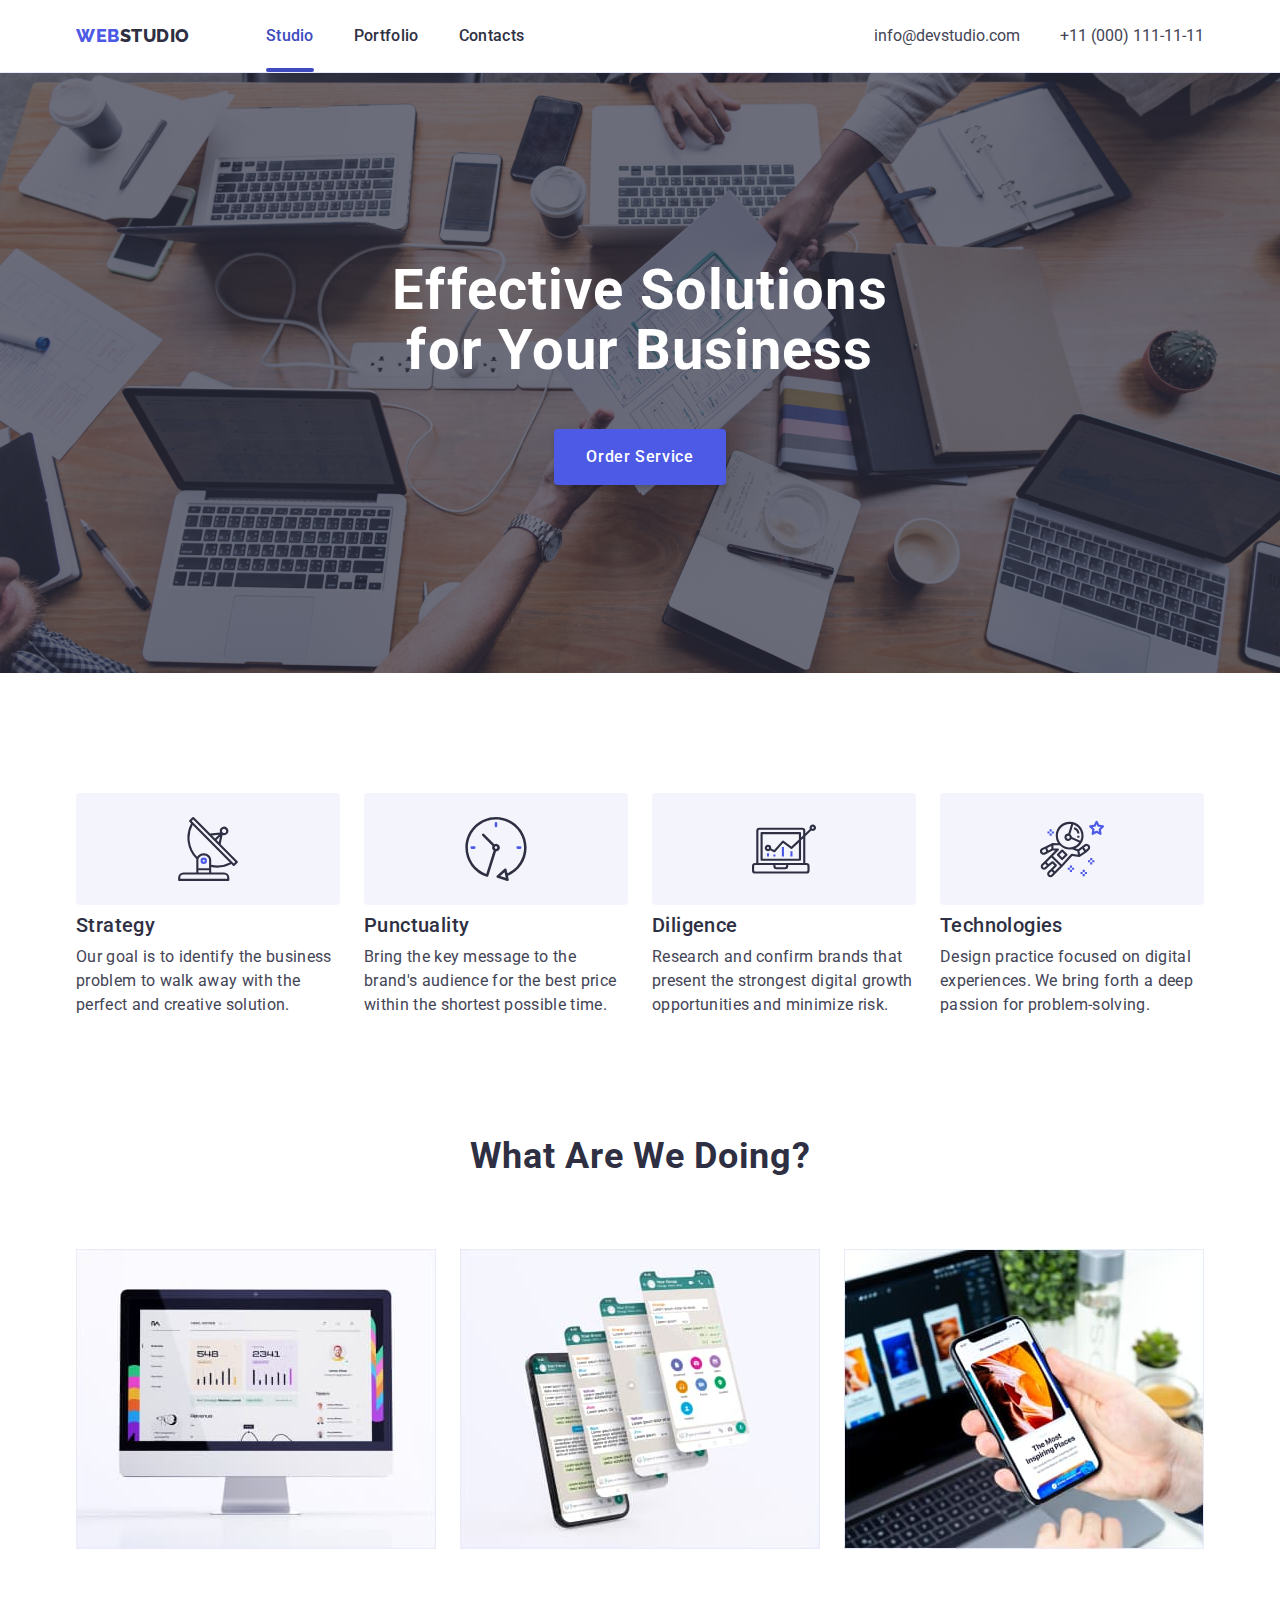
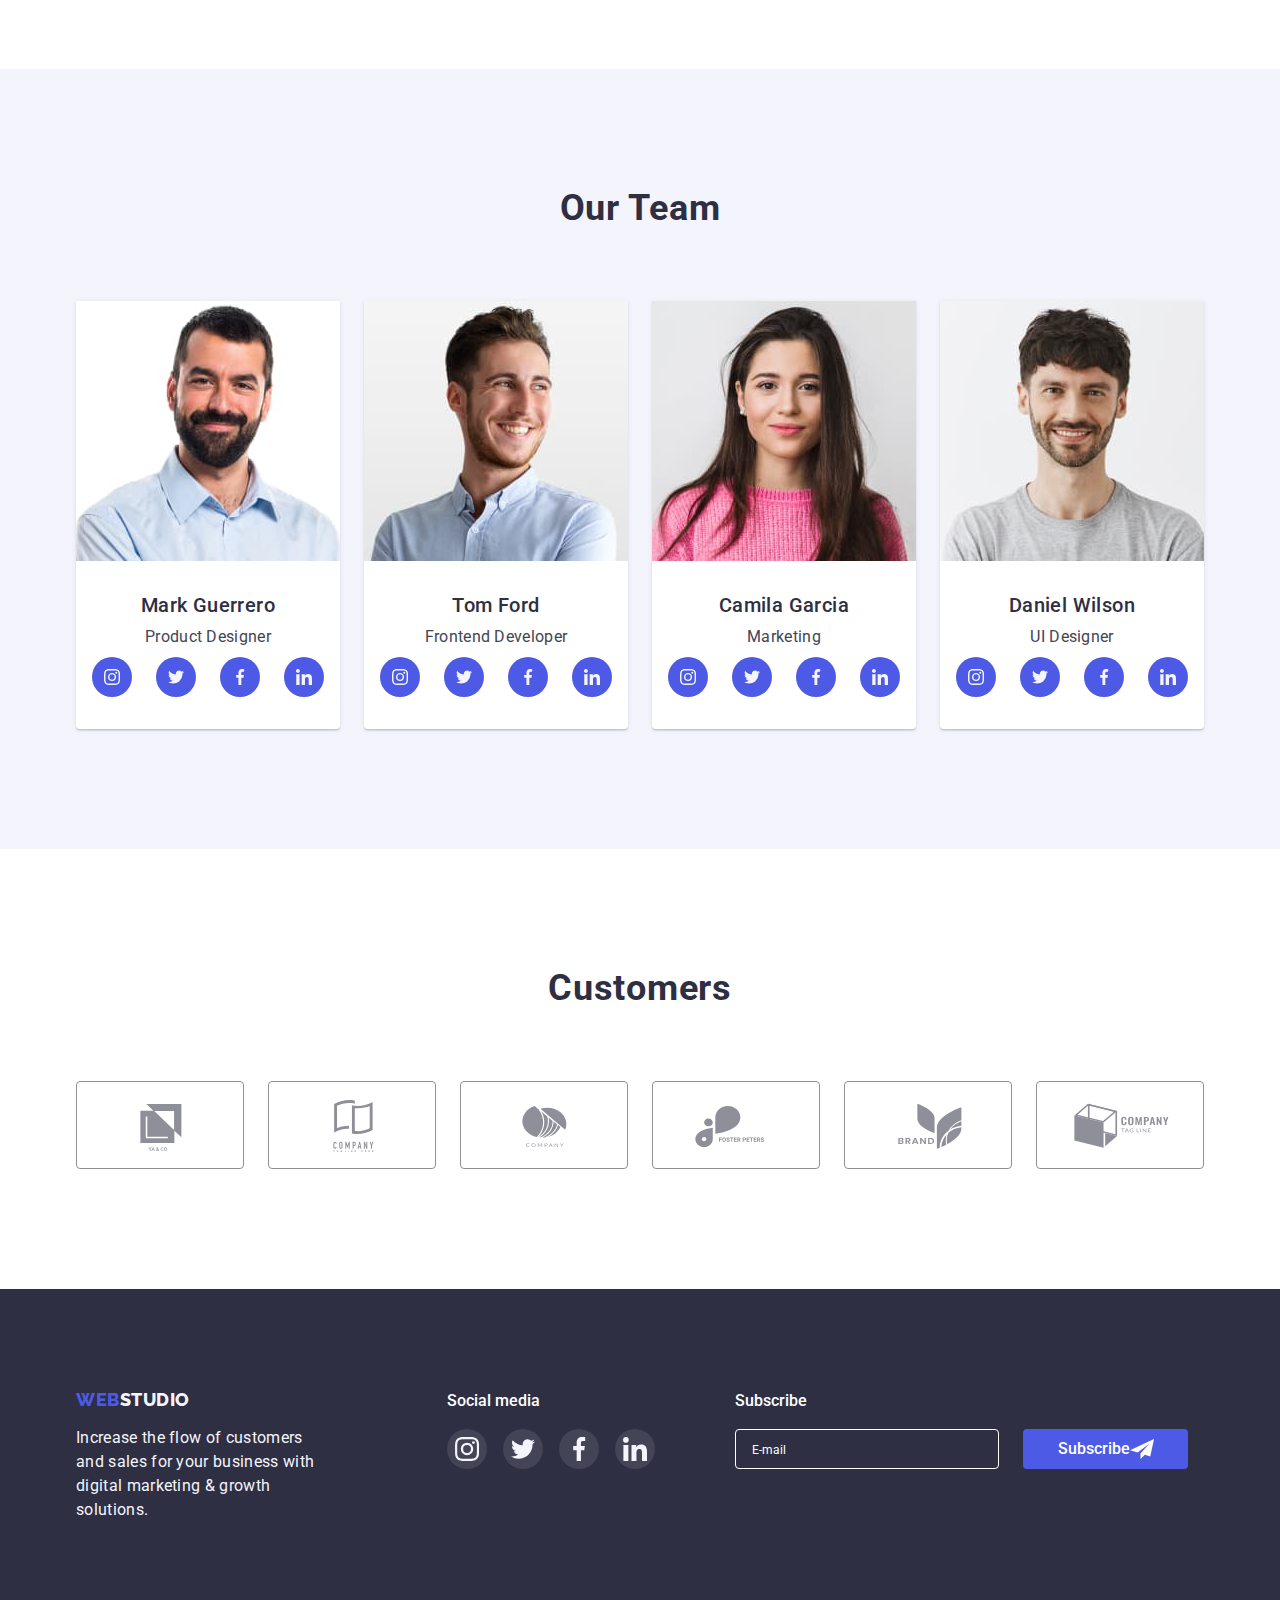
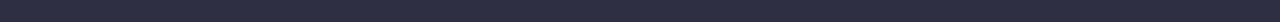
<file: index.html>
<!DOCTYPE html>
<html lang="en">
  <head>
    <meta charset="UTF-8" />
    <meta http-equiv="X-UA-Compatible" content="IE=edge" />
    <meta name="viewport" content="width=device-width, initial-scale=1.0" />
    <title>Studio</title>
    <link rel="preconnect" href="https://fonts.googleapis.com" />
    <link rel="preconnect" href="https://fonts.gstatic.com" crossorigin />
    <link
      href="https://fonts.googleapis.com/css2?family=Raleway:wght@800&family=Roboto:wght@400;500;700;900&display=swap"
      rel="stylesheet"
    />
    <link
      rel="stylesheet"
      href="https://cdnjs.cloudflare.com/ajax/libs/modern-normalize/1.1.0/modern-normalize.min.css"
    />
    <link rel="stylesheet" href="./css/styles.css" />
  </head>
  <body>
    <!-- Header -->
    <header class="page-header">
      <div class="container header">
        <nav class="navbar">
          <a href="./index.html" class="logo"
            ><span class="logo-web">WEB</span>STUDIO</a
          >
          <ul class="list">
            <li class="list-item">
              <a href="" class="link current">Studio</a>
            </li>
            <li class="list-item">
              <a href="./portfolio.html" class="link">Portfolio</a>
            </li>
            <li class="list-item">
              <a href="" class="link">Contacts</a>
            </li>
          </ul>
        </nav>
        <ul class="contacts">
          <li>
            <a href="mailto:info@devstudio.com" class="link"
              >info@devstudio.com</a
            >
          </li>
          <li>
            <a href="tel:+110001111111" class="link">+11 (000) 111-11-11</a>
          </li>
        </ul>
      </div>
    </header>
    <!-- Main content -->
    <main>
      <!-- Hero -->
      <section class="hero-section">
        <div class="container hero">
          <h1 class="hero-title">Effective Solutions for Your Business</h1>
          <button type="button" class="hero-button" data-modal-open>
            Order Service
          </button>
        </div>
      </section>
      <!-- Our values -->
      <section class="section our-values-section">
        <div class="container">
          <h2 class="visually-hidden">Our values</h2>
          <ul class="our-values-list">
            <li class="values-list-item">
              <div class="values-icon-container">
                <svg class="values-icon" width="64" height="64">
                  <use href="./images/icons.svg#icon-antenna"></use>
                </svg>
              </div>
              <h3>Strategy</h3>
              <p>
                Our goal is to identify the business problem to walk away with
                the perfect and creative solution.
              </p>
            </li>
            <li class="values-list-item">
              <div class="values-icon-container">
                <svg class="values-icon" width="64" height="64">
                  <use href="./images/icons.svg#icon-clock"></use>
                </svg>
              </div>
              <h3>Punctuality</h3>
              <p>
                Bring the key message to the brand's audience for the best price
                within the shortest possible time.
              </p>
            </li>
            <li class="values-list-item">
              <div class="values-icon-container">
                <svg class="values-icon" width="64" height="64">
                  <use href="./images/icons.svg#icon-diagram"></use>
                </svg>
              </div>
              <h3>Diligence</h3>
              <p>
                Research and confirm brands that present the strongest digital
                growth opportunities and minimize risk.
              </p>
            </li>
            <li class="values-list-item">
              <div class="values-icon-container">
                <svg class="values-icon" width="64" height="64">
                  <use href="./images/icons.svg#icon-astronaut"></use>
                </svg>
              </div>
              <h3>Technologies</h3>
              <p>
                Design practice focused on digital experiences. We bring forth a
                deep passion for problem-solving.
              </p>
            </li>
          </ul>
        </div>
      </section>
      <!-- What are we doing? -->
      <section class="section our-job-section">
        <div class="container">
          <h2 class="our-job-header">What are we doing?</h2>
          <ul class="our-job-list">
            <li>
              <img src="./images/img-1.jpeg" alt="Macbook" width="360" />
            </li>
            <li>
              <img src="./images/img-2.jpeg" alt="Phone screen" width="360" />
            </li>
            <li>
              <img
                src="./images/img-3.jpeg"
                alt="A man holds an iPhone"
                width="360"
              />
            </li>
          </ul>
        </div>
      </section>
      <!-- Our Team -->
      <section class="section our-team-section">
        <div class="container">
          <h2 class="our-team-header">Our Team</h2>
          <ul class="our-team-list">
            <li class="team-list-item">
              <img
                src="./images/mark.jpeg"
                alt="Mark Guerrero"
                width="264"
                height="260"
              />
              <div class="member-content">
                <h3>Mark Guerrero</h3>
                <p>Product Designer</p>
                <ul class="sm-list">
                  <li class="sm-list-item">
                    <a href="" class="sm-link">
                      <svg class="sm-icon" width="16" height="16">
                        <use href="./images/icons.svg#icon-instagram"></use>
                      </svg>
                    </a>
                  </li>
                  <li class="sm-list-item">
                    <a href="" class="sm-link">
                      <svg class="sm-icon" width="16" height="16">
                        <use href="./images/icons.svg#icon-twitter2"></use>
                      </svg>
                    </a>
                  </li>
                  <li class="sm-list-item">
                    <a href="" class="sm-link">
                      <svg class="sm-icon" width="16" height="16">
                        <use href="./images/icons.svg#icon-facebook"></use>
                      </svg>
                    </a>
                  </li>
                  <li class="sm-list-item">
                    <a href="" class="sm-link">
                      <svg class="sm-icon" width="16" height="16">
                        <use href="./images/icons.svg#icon-linkedin"></use>
                      </svg>
                    </a>
                  </li>
                </ul>
              </div>
            </li>
            <li class="team-list-item">
              <img
                src="./images/tomford.jpeg"
                alt="Tom Ford"
                width="264"
                height="260"
              />
              <div class="member-content">
                <h3>Tom Ford</h3>
                <p>Frontend Developer</p>
                <ul class="sm-list">
                  <li class="sm-list-item">
                    <a href="" class="sm-link">
                      <svg class="sm-icon" width="16" height="16">
                        <use href="./images/icons.svg#icon-instagram"></use>
                      </svg>
                    </a>
                  </li>
                  <li class="sm-list-item">
                    <a href="" class="sm-link">
                      <svg class="sm-icon" width="16" height="16">
                        <use href="./images/icons.svg#icon-twitter2"></use>
                      </svg>
                    </a>
                  </li>
                  <li class="sm-list-item">
                    <a href="" class="sm-link">
                      <svg class="sm-icon" width="16" height="16">
                        <use href="./images/icons.svg#icon-facebook"></use>
                      </svg>
                    </a>
                  </li>
                  <li class="sm-list-item">
                    <a href="" class="sm-link">
                      <svg class="sm-icon" width="16" height="16">
                        <use href="./images/icons.svg#icon-linkedin"></use>
                      </svg>
                    </a>
                  </li>
                </ul>
              </div>
            </li>
            <li class="team-list-item">
              <img
                src="./images/camila.jpeg"
                alt="Camila Garcia"
                width="264"
                height="260"
              />
              <div class="member-content">
                <h3>Camila Garcia</h3>
                <p>Marketing</p>
                <ul class="sm-list">
                  <li class="sm-list-item">
                    <a href="" class="sm-link">
                      <svg class="sm-icon" width="16" height="16">
                        <use href="./images/icons.svg#icon-instagram"></use>
                      </svg>
                    </a>
                  </li>
                  <li class="sm-list-item">
                    <a href="" class="sm-link">
                      <svg class="sm-icon" width="16" height="16">
                        <use href="./images/icons.svg#icon-twitter2"></use>
                      </svg>
                    </a>
                  </li>
                  <li class="sm-list-item">
                    <a href="" class="sm-link">
                      <svg class="sm-icon" width="16" height="16">
                        <use href="./images/icons.svg#icon-facebook"></use>
                      </svg>
                    </a>
                  </li>
                  <li class="sm-list-item">
                    <a href="" class="sm-link">
                      <svg class="sm-icon" width="16" height="16">
                        <use href="./images/icons.svg#icon-linkedin"></use>
                      </svg>
                    </a>
                  </li>
                </ul>
              </div>
            </li>
            <li class="team-list-item">
              <img
                src="./images/daniel.jpeg"
                alt="Daniel Wilson"
                width="264"
                height="260"
              />
              <div class="member-content">
                <h3>Daniel Wilson</h3>
                <p>UI Designer</p>
                <ul class="sm-list">
                  <li class="sm-list-item">
                    <a href="" class="sm-link">
                      <svg class="sm-icon" width="16" height="16">
                        <use href="./images/icons.svg#icon-instagram"></use>
                      </svg>
                    </a>
                  </li>
                  <li class="sm-list-item">
                    <a href="" class="sm-link">
                      <svg class="sm-icon" width="16" height="16">
                        <use href="./images/icons.svg#icon-twitter2"></use>
                      </svg>
                    </a>
                  </li>
                  <li class="sm-list-item">
                    <a href="" class="sm-link">
                      <svg class="sm-icon" width="16" height="16">
                        <use href="./images/icons.svg#icon-facebook"></use>
                      </svg>
                    </a>
                  </li>
                  <li class="sm-list-item">
                    <a href="" class="sm-link">
                      <svg class="sm-icon" width="16" height="16">
                        <use href="./images/icons.svg#icon-linkedin"></use>
                      </svg>
                    </a>
                  </li>
                </ul>
              </div>
            </li>
          </ul>
        </div>
      </section>
      <!-- Customers section -->
      <section class="section customers-section">
        <div class="container">
          <h2 class="customers-header">Customers</h2>
          <ul class="customers-list">
            <li class="customers-list-item">
              <a href="" class="customers-link">
                <svg class="customers-icon" width="104" height="56">
                  <use href="./images/icons.svg#icon-yako"></use>
                </svg>
              </a>
            </li>
            <li class="customers-list-item">
              <a href="" class="customers-link">
                <svg class="customers-icon" width="104" height="56">
                  <use href="./images/icons.svg#icon-taglinehere"></use>
                </svg>
              </a>
            </li>
            <li class="customers-list-item">
              <a href="" class="customers-link">
                <svg class="customers-icon" width="104" height="56">
                  <use href="./images/icons.svg#icon-company"></use>
                </svg>
              </a>
            </li>
            <li class="customers-list-item">
              <a href="" class="customers-link">
                <svg class="customers-icon" width="104" height="56">
                  <use href="./images/icons.svg#icon-foster"></use>
                </svg>
              </a>
            </li>
            <li class="customers-list-item">
              <a href="" class="customers-link">
                <svg class="customers-icon" width="104" height="56">
                  <use href="./images/icons.svg#icon-brand"></use>
                </svg>
              </a>
            </li>
            <li class="customers-list-item">
              <a href="" class="customers-link">
                <svg class="customers-icon" width="104" height="56">
                  <use href="./images/icons.svg#icon-tagline"></use>
                </svg>
              </a>
            </li>
          </ul>
        </div>
      </section>
    </main>
    <!-- Footer -->
    <footer class="site-footer">
      <div class="container footer-container">
        <div class="footer-content">
          <a href="./index.html" class="logo"
            ><span class="logo-web">WEB</span>STUDIO</a
          >
          <p class="footer-paragraph">
            Increase the flow of customers and sales for your business with
            digital marketing & growth solutions.
          </p>
        </div>
        <div class="footer-sm">
          <p class="footer-sm-par">Social media</p>
          <ul class="footer-sm-list">
            <li class="footer-sm-list-item">
              <a href="" class="footer-sm-link">
                <svg class="footer-sm-icon" width="24" height="24">
                  <use href="./images/icons.svg#icon-instagram"></use>
                </svg>
              </a>
            </li>
            <li class="footer-sm-list-item">
              <a href="" class="footer-sm-link">
                <svg class="footer-sm-icon" width="24" height="24">
                  <use href="./images/icons.svg#icon-twitter2"></use>
                </svg>
              </a>
            </li>
            <li class="footer-sm-list-item">
              <a href="" class="footer-sm-link">
                <svg class="footer-sm-icon" width="24" height="24">
                  <use href="./images/icons.svg#icon-facebook"></use>
                </svg>
              </a>
            </li>
            <li class="footer-sm-list-item">
              <a href="" class="footer-sm-link">
                <svg class="footer-sm-icon" width="24" height="24">
                  <use href="./images/icons.svg#icon-linkedin"></use>
                </svg>
              </a>
            </li>
          </ul>
        </div>
        <form class="footer-form">
          <p class="subscribe-text">Subscribe</p>
          <div class="footer-form-field">
            <input
              class="footer-input"
              type="email"
              name="footer-email"
              id="footer-email"
              placeholder="E-mail"
            />
            <button class="footer-btn" type="submit">
              Subscribe
              <svg class="subscribe-icon" width="24" height="24">
                <use href="./images/icons.svg#icon-paperplane"></use>
              </svg>
            </button>
          </div>
        </form>
      </div>
    </footer>
    <div class="backdrop is-hidden" data-modal>
      <div class="modal">
        <button type="button" class="modal-close-btn" data-modal-close>
          <svg class="modal-close-btn-icon" width="8" height="8">
            <use href="./images/icons.svg#icon-close-black"></use>
          </svg>
        </button>
        <!-- Modal window form -->
        <form class="form">
          <p class="form-header">
            Leave your contacts and we will call you back
          </p>
          <label class="form-label contact-form-label">
            <span>Name</span>
            <div class="input-wrapper">
              <input
                class="form-input"
                type="text"
                name="user-name"
                autofocus
              />
              <svg class="input-icon" width="18" height="18">
                <use href="./images/icons.svg#icon-person-black"></use>
              </svg>
            </div>
          </label>
          <label class="form-label contact-form-label">
            <span>Phone</span>
            <div class="input-wrapper">
              <input class="form-input" type="tel" name="user-phone" />
              <svg class="input-icon" width="18" height="24">
                <use href="./images/icons.svg#icon-phone"></use>
              </svg>
            </div>
          </label>
          <label class="form-label contact-form-label">
            <span>Email</span>
            <div class="input-wrapper">
              <input class="form-input" type="email" name="user-email" />
              <svg class="input-icon" width="18" height="24">
                <use href="./images/icons.svg#icon-email"></use>
              </svg>
            </div>
          </label>
          <label class="form-label textarea-label">
            <span>Comment</span>
            <textarea
              class="form-input textarea-input"
              name="comment"
              rows="7"
              placeholder="Text input"
            ></textarea>
          </label>
          <!-- Checkbox -->
          <label class="form-label privacy-form-label">
            <input class="privacy-form-input" type="checkbox" name="privacy" />
            <span class="check-box">
              <svg class="checkbox-icon" width="10" height="8">
                <use href="./images/icons.svg#icon-checkmark"></use>
              </svg>
            </span>
            <span>
              І accept the terms and conditions of the
              <a class="privacy-link" href="">Privacy Policy</a></span
            >
          </label>
          <button class="form-btn" type="submit">Send</button>
        </form>
      </div>
    </div>

    <script src="./js/modal.js"></script>
  </body>
</html>
</file>
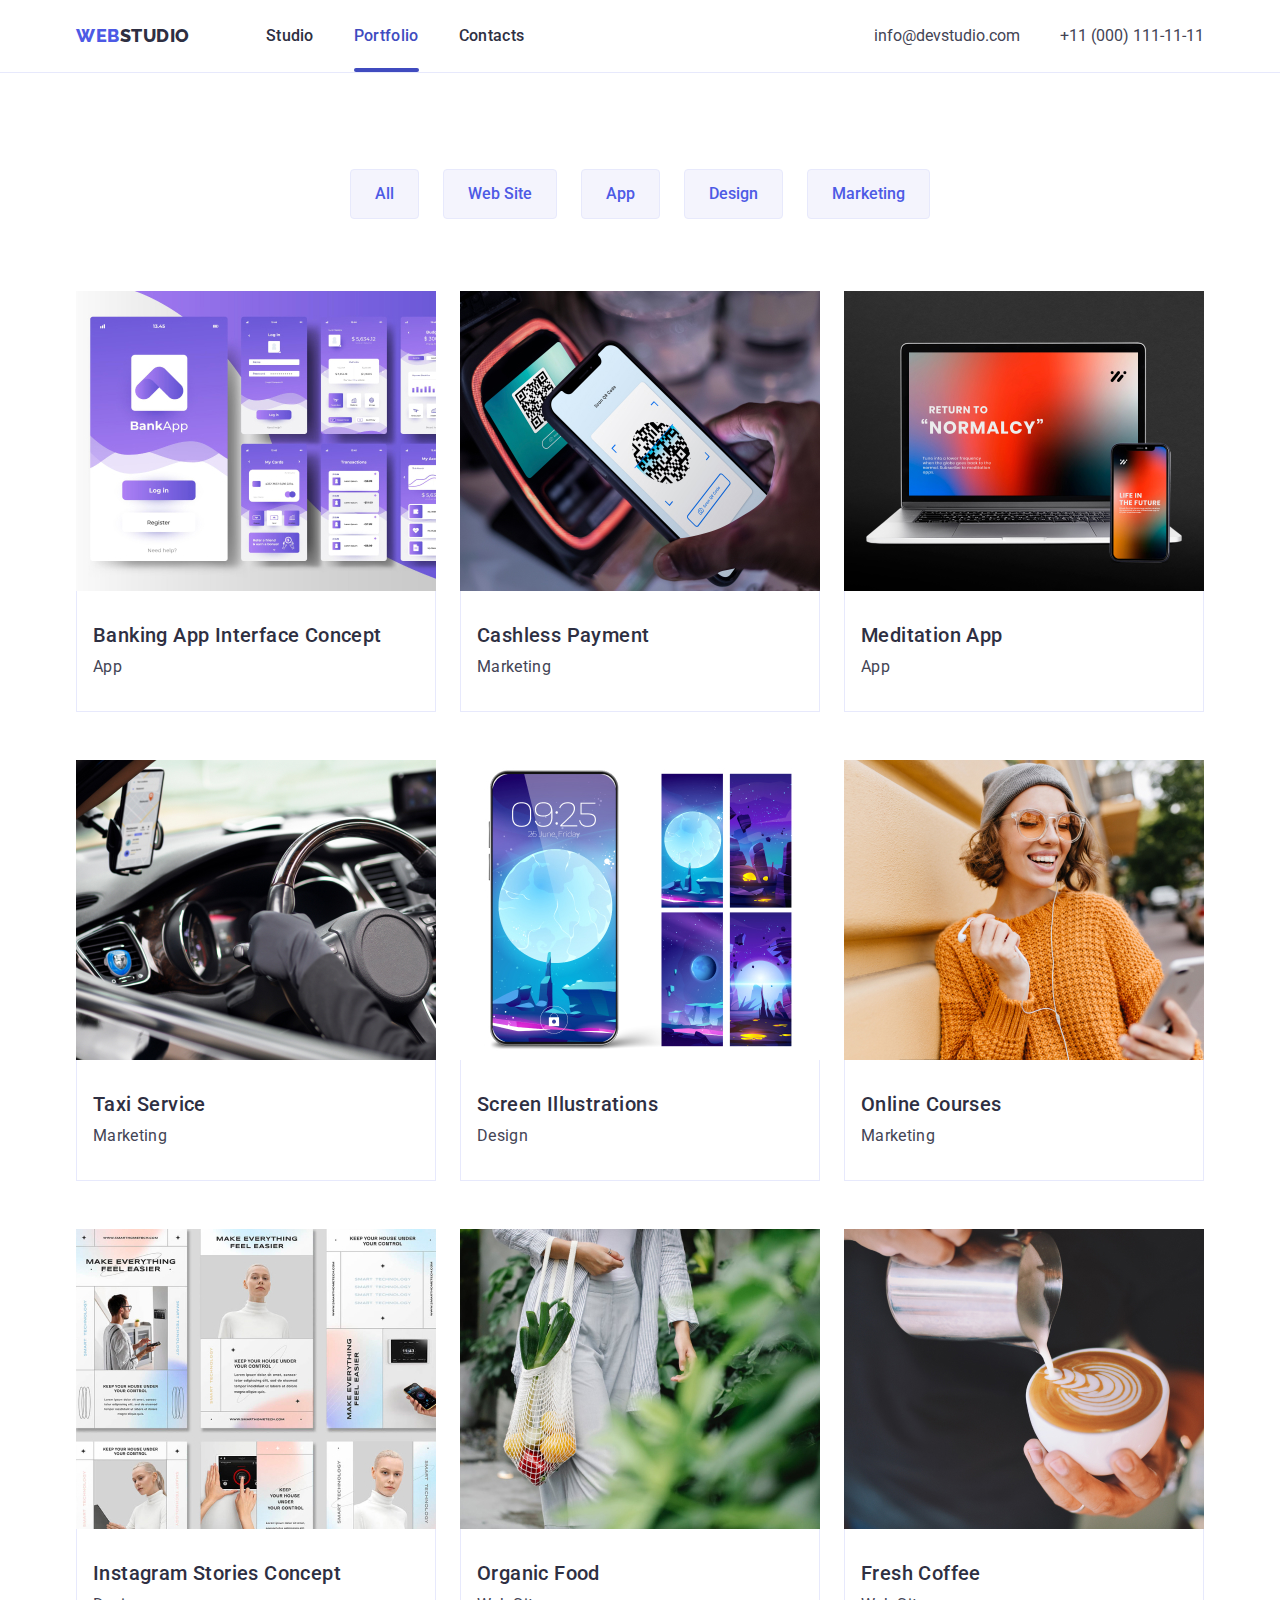
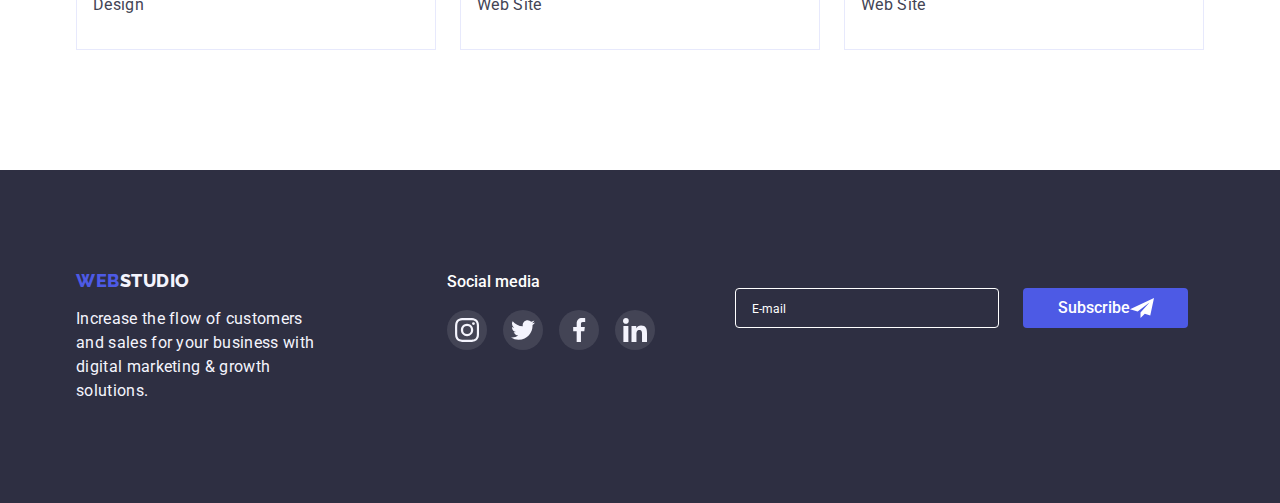
<file: portfolio.html>
<!DOCTYPE html>
<html lang="en">
  <head>
    <meta charset="UTF-8" />
    <meta http-equiv="X-UA-Compatible" content="IE=edge" />
    <meta name="viewport" content="width=device-width, initial-scale=1.0" />
    <title>Portfolio</title>
    <link rel="preconnect" href="https://fonts.googleapis.com" />
    <link rel="preconnect" href="https://fonts.gstatic.com" crossorigin />
    <link
      href="https://fonts.googleapis.com/css2?family=Raleway:wght@800&family=Roboto:wght@400;500;700;900&display=swap"
      rel="stylesheet"
    />
    <link
      rel="stylesheet"
      href="https://cdnjs.cloudflare.com/ajax/libs/modern-normalize/1.1.0/modern-normalize.min.css"
    />
    <link rel="stylesheet" href="./css/styles.css" />
  </head>
  <body>
    <!-- Header -->
    <header class="page-header">
      <div class="container header">
        <nav class="navbar">
          <a href="./index.html" class="logo"
            ><span class="logo-web">WEB</span>STUDIO</a
          >
          <ul class="list">
            <li class="list-item">
              <a href="./index.html" class="link">Studio</a>
            </li>
            <li class="list-item">
              <a href="./portfolio.html" class="link current">Portfolio</a>
            </li>
            <li class="list-item">
              <a href="" class="link">Contacts</a>
            </li>
          </ul>
        </nav>
        <ul class="contacts">
          <li>
            <a href="mailto:info@devstudio.com" class="link"
              >info@devstudio.com</a
            >
          </li>
          <li>
            <a href="tel:+110001111111" class="link">+11 (000) 111-11-11</a>
          </li>
        </ul>
      </div>
    </header>
    <!-- Main content -->
    <main>
      <section class="portfolio">
        <h1 class="visually-hidden">Portfolio</h1>
        <ul class="filter">
          <li><button type="button" class="button">All</button></li>
          <li><button type="button" class="button">Web Site</button></li>
          <li><button type="button" class="button">App</button></li>
          <li><button type="button" class="button">Design</button></li>
          <li><button type="button" class="button">Marketing</button></li>
        </ul>
        <div class="container">
          <ul class="portfolio-card-set">
            <li class="card-set-item">
              <a href="" class="link card-link">
                <div class="overlay-container">
                  <img
                    src="./images/portfolio1.jpeg"
                    alt="Banking App Interface layout"
                    width="360"
                  />
                  <p class="overlay">
                    Lorem ipsum dolor sit amet consectetur, adipisicing elit.
                    Quo doloremque fugit ipsa esse magnam impedit corrupti
                    possimus aspernatur culpa consequatur! Praesentium dolores
                    dolore laborum eos?
                  </p>
                </div>
                <div class="card-content">
                  <h2>Banking App Interface Concept</h2>
                  <p class="item-name">App</p>
                </div>
              </a>
            </li>
            <li class="card-set-item">
              <a href="" class="link card-link">
                <div class="overlay-container">
                  <img
                    src="./images/portfolio2.jpeg"
                    alt="Cashless payment in action"
                    width="360"
                    height="300"
                  />
                  <p class="overlay">
                    14 Stylish and User-Friendly App Design Concepts · Task
                    Manager App · Calorie Tracker App · Exotic Fruit Ecommerce
                    App · Cloud Storage App
                  </p>
                </div>
                <div class="card-content">
                  <h2>Cashless Payment</h2>
                  <p class="item-name">Marketing</p>
                </div>
              </a>
            </li>
            <li class="card-set-item">
              <a href="" class="link card-link">
                <div class="overlay-container">
                  <img
                    src="./images/portfolio3.jpeg"
                    alt="Laptop screen"
                    width="360"
                    height="300"
                  />
                  <p class="overlay">
                    Lorem ipsum dolor sit amet consectetur, adipisicing elit.
                    Quo doloremque fugit ipsa esse magnam impedit corrupti
                    possimus aspernatur culpa consequatur! Praesentium dolores
                    dolore laborum eos?
                  </p>
                </div>
                <div class="card-content">
                  <h2>Meditation App</h2>
                  <p class="item-name">App</p>
                </div>
              </a>
            </li>
            <li class="card-set-item">
              <a href="" class="link card-link">
                <div class="overlay-container">
                  <img
                    src="./images/portfolio4.jpeg"
                    alt="A man drives a car"
                    width="360"
                    height="300"
                  />
                  <p class="overlay">
                    Lorem ipsum dolor sit amet consectetur, adipisicing elit.
                    Quo doloremque fugit ipsa esse magnam impedit corrupti
                    possimus aspernatur culpa consequatur! Praesentium dolores
                    dolore laborum eos?
                  </p>
                </div>
                <div class="card-content">
                  <h2>Taxi Service</h2>
                  <p class="item-name">Marketing</p>
                </div>
              </a>
            </li>
            <li class="card-set-item">
              <a href="" class="link card-link">
                <div class="overlay-container">
                  <img
                    src="./images/portfolio5.jpeg"
                    alt="Mobile phone interface"
                    width="360"
                    height="300"
                  />
                  <p class="overlay">
                    Lorem ipsum dolor sit amet consectetur, adipisicing elit.
                    Quo doloremque fugit ipsa esse magnam impedit corrupti
                    possimus aspernatur culpa consequatur! Praesentium dolores
                    dolore laborum eos?
                  </p>
                </div>
                <div class="card-content">
                  <h2>Screen Illustrations</h2>
                  <p class="item-name">Design</p>
                </div>
              </a>
            </li>
            <li class="card-set-item">
              <a href="" class="link card-link">
                <div class="overlay-container">
                  <img
                    src="./images/portfolio6.jpeg"
                    alt="Happy girl looking at her mobile phone screen"
                    width="360"
                    height="300"
                  />
                  <p class="overlay">
                    Lorem ipsum dolor sit amet consectetur, adipisicing elit.
                    Quo doloremque fugit ipsa esse magnam impedit corrupti
                    possimus aspernatur culpa consequatur! Praesentium dolores
                    dolore laborum eos?
                  </p>
                </div>
                <div class="card-content">
                  <h2>Online Courses</h2>
                  <p class="item-name">Marketing</p>
                </div>
              </a>
            </li>
            <li class="card-set-item">
              <a href="" class="link card-link">
                <div class="overlay-container">
                  <img
                    src="./images/portfolio7.jpeg"
                    alt="Instagram stories concept layout"
                    width="360"
                    height="300"
                  />
                  <p class="overlay">
                    Lorem ipsum dolor sit amet consectetur, adipisicing elit.
                    Quo doloremque fugit ipsa esse magnam impedit corrupti
                    possimus aspernatur culpa consequatur! Praesentium dolores
                    dolore laborum eos?
                  </p>
                </div>
                <div class="card-content">
                  <h2>Instagram Stories Concept</h2>
                  <p class="item-name">Design</p>
                </div>
              </a>
            </li>
            <li class="card-set-item">
              <a href="" class="link card-link">
                <div class="overlay-container">
                  <img
                    src="./images/portfolio8.jpeg"
                    alt="A woman carrying a bag with vegetables"
                    width="360"
                    height="300"
                  />
                  <p class="overlay">
                    Lorem ipsum dolor sit amet consectetur, adipisicing elit.
                    Quo doloremque fugit ipsa esse magnam impedit corrupti
                    possimus aspernatur culpa consequatur! Praesentium dolores
                    dolore laborum eos?
                  </p>
                </div>
                <div class="card-content">
                  <h2>Organic Food</h2>
                  <p class="item-name">Web Site</p>
                </div>
              </a>
            </li>
            <li class="card-set-item">
              <a href="" class="link card-link">
                <div class="overlay-container">
                  <img
                    src="./images/portfolio9.jpeg"
                    alt="A cup of delicious coffee"
                    width="360"
                    height="300"
                  />
                  <p class="overlay">
                    Lorem ipsum dolor sit amet consectetur, adipisicing elit.
                    Quo doloremque fugit ipsa esse magnam impedit corrupti
                    possimus aspernatur culpa consequatur! Praesentium dolores
                    dolore laborum eos?
                  </p>
                </div>
                <div class="card-content">
                  <h2>Fresh Coffee</h2>
                  <p class="item-name">Web Site</p>
                </div>
              </a>
            </li>
          </ul>
        </div>
      </section>
    </main>
    <!-- Footer -->
    <footer class="site-footer">
      <div class="container footer-container">
        <div class="footer-content">
          <a href="./index.html" class="logo"
            ><span class="logo-web">WEB</span>STUDIO</a
          >
          <p class="footer-paragraph">
            Increase the flow of customers and sales for your business with
            digital marketing & growth solutions.
          </p>
        </div>
        <div class="footer-sm">
          <p class="footer-sm-par">Social media</p>
          <ul class="footer-sm-list">
            <li class="footer-sm-list-item">
              <a href="" class="footer-sm-link">
                <svg class="footer-sm-icon" width="24" height="24">
                  <use href="./images/icons.svg#icon-instagram"></use>
                </svg>
              </a>
            </li>
            <li class="footer-sm-list-item">
              <a href="" class="footer-sm-link">
                <svg class="footer-sm-icon" width="24" height="24">
                  <use href="./images/icons.svg#icon-twitter2"></use>
                </svg>
              </a>
            </li>
            <li class="footer-sm-list-item">
              <a href="" class="footer-sm-link">
                <svg class="footer-sm-icon" width="24" height="24">
                  <use href="./images/icons.svg#icon-facebook"></use>
                </svg>
              </a>
            </li>
            <li class="footer-sm-list-item">
              <a href="" class="footer-sm-link">
                <svg class="footer-sm-icon" width="24" height="24">
                  <use href="./images/icons.svg#icon-linkedin"></use>
                </svg>
              </a>
            </li>
          </ul>
        </div>
        <form class="footer-form">
          <label class="footer-label" for="footer-email">Subscribe</label>
          <div class="footer-form-field">
            <input
              class="footer-input"
              type="email"
              name="footer-email"
              id="footer-email"
              placeholder="E-mail"
            />
            <button class="footer-btn" type="submit">
              <span class="sb-btn-text">Subscribe</span>
              <svg class="subscribe-icon" width="24" height="24">
                <use href="./images/icons.svg#icon-paperplane"></use>
              </svg>
            </button>
          </div>
        </form>
      </div>
    </footer>
  </body>
</html>
</file>
<file: css/styles.css>
:root {
  --primary-brand: #4d5ae5;
  --pressed-state: #404bbf;
  --dark-color: #2e2f42;
  --dark-color-modal: rgba(46, 47, 66, 0.4);
  --success-color: #31d0aa;
  --text-color: #434455;
  --subtle-text-color: #8e8f99;
  --accent-color: #e7e9fc;
  --light-color: #f4f4fd;
  --text-color-white: #ffffff;
  --modal-background-color: #fcfcfc;
  --input-border-color: rgba(46, 47, 66, 0.2);
  --def-duration: 250ms;
  --def-timing-function: cubic-bezier(0.4, 0, 0.2, 1);
}

body {
  font-family: "Roboto", sans-serif;
  color: var(--dark-color);
}

h1,
h2,
h3,
h4,
h5,
h6,
p,
ul {
  margin: 0;
  padding: 0;
}

ul {
  list-style: none;
}

img {
  display: block;
}

.container {
  max-width: 1158px;
  padding-left: 15px;
  padding-right: 15px;
  margin-left: auto;
  margin-right: auto;
}

@media screen and (min-width: 768px) {
  .container {
    max-width: 1158px;
    padding-left: 15px;
    padding-right: 15px;
  }
}

.link {
  text-decoration: none;
}

.section {
  padding-top: 120px;
  padding-bottom: 120px;
}

/* Зробив це для того, щоб не було проміжку між фото і рамкою в кардсеті портфолі, але не знаю чи це правильно і чи не нашкодить в майбутньому */

/* Header */

.page-header {
  border-bottom: 1px solid var(--accent-color);
}

.container.header {
  display: flex;
  align-items: center;
}

.navbar {
  display: flex;
  align-items: center;
}

.navbar .list {
  display: flex;
  gap: 40px;
}

.logo {
  display: block;
  font-family: "Raleway";
  font-weight: 800;
  font-size: 18px;
  line-height: 1.17;
  letter-spacing: 0.03em;
  text-transform: uppercase;
  text-decoration: none;
  color: var(--dark-color);
  margin-right: 76px;
}
.logo .logo-web {
  color: var(--primary-brand);
}

.list-item {
  position: relative;
}

.list-item .link:hover,
.list-item .link:focus {
  color: var(--pressed-state);
}

.navbar .link {
  display: block;
  color: var(--dark-color);
  font-weight: 500;
  font-size: 16px;
  line-height: 1.5;
  letter-spacing: 0.02em;
  padding: 24px 0;
  transition: color var(--def-duration) var(--def-timing-function);
}

.navbar .link:hover {
  color: var(--pressed-state);
}

.link.current {
  color: var(--pressed-state);
}

.current::after {
  position: absolute;
  bottom: 0px;
  left: 0px;
  content: "";
  display: block;
  width: 100%;
  height: 4px;
  background-color: var(--pressed-state);
  border-radius: 2px;
}

.contacts {
  display: flex;
  gap: 40px;
  margin-left: auto;
}

.contacts .link {
  display: block;
  color: var(--text-color);
  padding: 24px 0;
  transition: color var(--def-duration) var(--def-timing-function);
}

.contacts .link:hover,
.contacts .link:focus {
  color: var(--pressed-state);
}

/* Footer */

.site-footer {
  background-color: var(--dark-color);
  padding-top: 100px;
  padding-bottom: 100px;
}

.footer-container {
  display: flex;
}

.footer-content {
  width: 264px;
  margin-right: 120px;
}

.footer-content .logo {
  margin-bottom: 16px;
}

.site-footer .logo-web {
  font-family: "Raleway";
  font-weight: 800;
  font-size: 18px;
  line-height: 1.17;
  letter-spacing: 0.03em;
  color: var(--primary-brand);
}

.site-footer .logo {
  font-family: "Raleway";
  font-weight: 800;
  font-size: 18px;
  line-height: 1.17;
  letter-spacing: 0.03em;
  color: var(--light-color);
}

.footer-paragraph {
  font-size: 16px;
  line-height: 1.5;
  letter-spacing: 0.02em;
  color: var(--light-color);
}

.footer-sm {
  margin-right: 80px;
}

.footer-sm-par {
  color: var(--text-color-white);
  font-weight: 500;
  margin-bottom: 16px;
  line-height: 1.5;
}

.footer-sm-list {
  display: flex;
  gap: 16px;
}

.footer-sm-link {
  display: flex;
  justify-content: center;
  align-items: center;
  width: 40px;
  height: 40px;
  background-color: var(--text-color);
  border: none;
  border-radius: 50%;
  fill: var(--light-color);
  transition: background-color var(--def-duration) var(--def-timing-function);
}

.footer-sm-link:hover,
.footer-sm-link:focus {
  background-color: var(--success-color);
}

/* Footer form */

.footer-form-field {
  display: flex;
}

.subscribe-text {
  display: block;
  color: var(--text-color-white);
  margin-bottom: 16px;
  font-weight: 500;
  font-size: 16px;
  line-height: 1.5;
}

.footer-input {
  width: 264px;
  padding: 0px 16px;
  border: 1px solid var(--text-color-white);
  background-color: transparent;
  border-radius: 4px;
  margin-right: 24px;
  color: var(--text-color-white);
}

.footer-input:focus {
  border-color: var(--primary-brand);
  outline: none;
}

.footer-input::placeholder {
  color: var(--text-color-white);
  font-size: 12px;
  line-height: 2;
}
.footer-btn {
  width: 165px;
  height: 40px;
  display: flex;
  justify-content: center;
  align-items: center;
  background-color: var(--primary-brand);
  color: var(--text-color-white);
  border: none;
  border-radius: 4px;
  transition: background-color var(--def-duration) var(--def-timing-function);
  cursor: pointer;
  margin-right: 16px;
  font-weight: 500;
  font-size: 16px;
  line-height: 1.5;
}

.footer-btn:hover,
.footer-btn:focus {
  background-color: var(--pressed-state);
}

.subscribe-icon {
  fill: var(--text-color-white);
}

/* Main page */

/* Hero */

.hero-section {
  margin-left: auto;
  margin-right: auto;
  height: 600px;
  max-width: 1440px;
  background-color: var(--dark-color);
  background-image: linear-gradient(
      to right,
      rgba(46, 47, 66, 0.7),
      rgba(46, 47, 66, 0.7)
    ),
    url(../images/people-office1.jpg);
  background-repeat: no-repeat;
  background-position: center;
  background-size: cover;
  text-align: center;
  padding-top: 188px;
  padding-bottom: 188px;
}

.hero-title {
  width: 496px;
  margin-left: auto;
  margin-right: auto;
  font-weight: 700;
  font-size: 56px;
  line-height: 1.07;
  letter-spacing: 0.02em;
  color: var(--text-color-white);
  margin-bottom: 48px;
}
.hero-button {
  color: var(--text-color-white);
  background-color: var(--primary-brand);
  font-weight: 500;
  font-size: 16px;
  line-height: 1.5;
  letter-spacing: 0.04em;
  cursor: pointer;
  box-shadow: 0px 4px 4px rgba(0, 0, 0, 0.15);
  border-radius: 4px;
  padding: 16px 32px;
  border: none;
  transition: background-color var(--def-duration) var(--def-timing-function);
}

.hero-button:hover,
.hero-button:focus {
  background-color: var(--pressed-state);
}

/* Our values */

.our-values-section {
  padding-bottom: 0;
}

.visually-hidden {
  position: absolute;
  white-space: nowrap;
  width: 1px;
  height: 1px;
  overflow: hidden;
  border: 0;
  padding: 0;
  clip: rect(0 0 0 0);
  clip-path: inset(50%);
  margin: -1px;
}

.our-values-list {
  display: flex;
  gap: 24px;
}

.values-list-item {
  width: calc((100% - 72px) / 4);
}

.values-icon-container {
  display: flex;
  justify-content: center;
  align-items: center;
  height: 112px;
  background-color: var(--light-color);
  border: none;
  border-radius: 4px;
  margin-bottom: 8px;
}

.our-values-section h3 {
  font-weight: 500;
  font-size: 20px;
  line-height: 1.2;
  letter-spacing: 0.02em;
  margin-bottom: 8px;
}
.our-values-section p {
  font-size: 16px;
  line-height: 1.5;
  letter-spacing: 0.02em;
  color: var(--text-color);
}
/* What are we doing */

.our-job-header {
  margin-bottom: 72px;
}

.our-job-list {
  display: flex;
  gap: 24px;
}

.our-job-section h2 {
  text-align: center;
  font-weight: 700;
  font-size: 36px;
  line-height: 1.11;
  letter-spacing: 0.02em;
  text-transform: capitalize;
}

/* Our team */

.our-team-section {
  background-color: var(--light-color);
}

.our-team-header {
  text-align: center;
  font-weight: 700;
  font-size: 36px;
  line-height: 1.11;
  letter-spacing: 0.02em;
  text-transform: capitalize;
  margin-bottom: 72px;
}

.our-team-list {
  display: flex;
  gap: 24px;
}

.team-list-item {
  box-shadow: 0px 1px 6px rgba(46, 47, 66, 0.08),
    0px 1px 1px rgba(46, 47, 66, 0.16), 0px 2px 1px rgba(46, 47, 66, 0.08);
  border-radius: 0 0 4px 4px;
}

.our-team-section h3 {
  font-style: normal;
  font-weight: 500;
  font-size: 20px;
  line-height: 1.2;
  letter-spacing: 0.02em;
  margin-bottom: 8px;
}

.our-team-section p {
  font-size: 16px;
  line-height: 1.5;
  letter-spacing: 0.02em;
  color: var(--text-color);
  margin-bottom: 8px;
}

.member-content {
  background-color: white;
  text-align: center;
  padding: 32px 0;
  border-radius: 0 0 4px 4px;
}

.sm-list {
  display: flex;
  justify-content: center;
  align-items: center;
  gap: 24px;
}

.sm-link {
  display: flex;
  justify-content: center;
  align-items: center;
  width: 40px;
  height: 40px;
  background-color: var(--primary-brand);
  border-radius: 50%;
  fill: var(--light-color);
  transition: background-color var(--def-duration) var(--def-timing-function);
}

.sm-link:hover,
.sm-link:focus {
  background-color: var(--pressed-state);
}

/* Customers */

.customers-header {
  margin-bottom: 72px;
  text-align: center;
  font-weight: 700;
  font-size: 36px;
  line-height: 1.11;
  letter-spacing: 0.02em;
  text-transform: capitalize;
  margin-bottom: 72px;
}

.customers-list {
  display: flex;
  justify-content: center;
  align-items: center;
  gap: 24px;
}

.customers-list-item {
  width: calc(100% - 120px / 6);
}

.customers-link {
  display: flex;
  justify-content: center;
  align-items: center;
  width: 100%;
  height: 88px;
  border: 1px solid var(--subtle-text-color);
  border-radius: 4px;
  fill: var(--subtle-text-color);
  transition: background-color var(--def-duration) var(--def-timing-function),
    fill var(--def-duration) var(--def-timing-function);
}

.customers-link:hover,
.customers-link:focus {
  border-color: var(--pressed-state);
  fill: var(--pressed-state);
}

/* Portfolio page */

.portfolio {
  padding-top: 96px;
  padding-bottom: 120px;
}

.portfolio-header {
  display: none;
}

/* Portfolio Filter */

.filter {
  display: flex;
  justify-content: center;
  gap: 24px;
  margin-bottom: 72px;
}

.filter .button {
  color: var(--primary-brand);
  background-color: var(--light-color);
  font-weight: 500;
  font-size: 16px;
  font-family: inherit;
  line-height: 1.5;
  cursor: pointer;
  border: none;
  padding: 12px 24px;
  border: 1px solid var(--accent-color);
  border-radius: 4px;
  transition: color var(--def-duration) var(--def-timing-function),
    background-color var(--def-duration) var(--def-timing-function),
    border-color var(--def-duration) var(--def-timing-function),
    box-shadow var(--def-duration) var(--def-timing-function);
}

.filter .button:hover,
.filter .button:focus {
  color: var(--text-color-white);
  background-color: var(--pressed-state);
  border-color: var(--pressed-state);
  box-shadow: 0px 3px 1px rgba(0, 0, 0, 0.1), 0px 2px 1px rgba(0, 0, 0, 0.08),
    0px 2px 2px rgba(0, 0, 0, 0.12);
}

/* Portfolio items */

.portfolio-card-set {
  display: flex;
  flex-wrap: wrap;
  gap: 48px 24px;
}

.card-link {
  display: block;
  transition: box-shadow var(--def-duration) var(--def-timing-function);
}

.card-link:hover,
.card-link:focus {
  box-shadow: 0px 1px 6px rgba(46, 47, 66, 0.08),
    0px 1px 1px rgba(46, 47, 66, 0.16), 0px 2px 1px rgba(46, 47, 66, 0.08);
}

.card-content {
  padding-top: 32px;
  padding-bottom: 32px;
  padding-left: 16px;
  border: 1px solid var(--accent-color);
  border-top: 0;
}

.portfolio-card-set h2 {
  font-weight: 500;
  font-size: 20px;
  line-height: 1.2;
  letter-spacing: 0.02em;
  color: var(--dark-color);
  margin-bottom: 8px;
}

.item-name {
  font-size: 16px;
  line-height: 1.5;
  letter-spacing: 0.02em;
  color: var(--text-color);
}

.overlay-container {
  position: relative;
  overflow: hidden;
}

.overlay {
  position: absolute;
  top: 0;
  left: 0;
  width: 100%;
  height: 100%;
  color: var(--light-color);
  background-color: var(--primary-brand);
  font-size: 16px;
  line-height: 1.5;
  padding: 40px 32px;
  transform: translate(0, 100%);
  transition: transform var(--def-duration) var(--def-timing-function);
}

.card-link:hover .overlay,
.card-link:focus .overlay {
  transform: translate(0, 0);
}

/* Modal window */

.backdrop {
  position: fixed;
  top: 0;
  left: 0;
  z-index: 100;
  width: 100%;
  height: 100%;
  background-color: rgba(46, 47, 66, 0.4);
  opacity: 1;
  transition: opacity var(--def-duration) var(--def-timing-function),
    visibility var(--def-duration) var(--def-timing-function);
}

.backdrop.is-hidden {
  opacity: 0;
  visibility: hidden;
  pointer-events: none;
}

.modal {
  position: absolute;
  padding: 72px 24px 24px;
  top: 50%;
  left: 50%;
  transform: translate(-50%, -50%) scale(1);
  width: 408px;
  background-color: var(--modal-background-color);
  box-shadow: 0px 1px 1px rgba(0, 0, 0, 0.14), 0px 1px 3px rgba(0, 0, 0, 0.12),
    0px 2px 1px rgba(0, 0, 0, 0.2);
  border-radius: 4px;
  transition: translate var(--def-duration) var(--def-timing-function);
}

.modal-close-btn {
  position: absolute;
  top: 24px;
  right: 24px;
  display: flex;
  justify-content: center;
  align-items: center;
  padding: 0;
  width: 24px;
  height: 24px;
  background-color: var(--accent-color);
  border: 1px solid rgba(0, 0, 0, 0.1);
  border-radius: 50%;
  transition-property: fill, background-color, border-color;
  transition-duration: var(--def-duration);
  transition-timing-function: var(--def-timing-function);
  transition-delay: 0;
  cursor: pointer;
}

.modal-close-btn:hover,
.modal-close-btn:focus {
  fill: var(--text-color-white);
  background-color: var(--pressed-state);
  border-color: none;
}

/* Modal window form */

.form {
  display: flex;
  flex-direction: column;
}

.form-header {
  text-align: center;
  font-weight: 500;
  font-size: 16px;
  line-height: 1.5;
  margin-bottom: 16px;
  letter-spacing: 0.02em;
}

.form-label {
  display: flex;
  flex-direction: column;
  color: var(--subtle-text-color);
  font-size: 12px;
  line-height: 1.17;
  letter-spacing: 0.04em;
}

.contact-form-label {
  margin-bottom: 8px;
}

.textarea-label {
  margin-bottom: 18px;
}

.form-input.textarea-input {
  resize: none;
  padding: 8px 16px;
  margin-top: 4px;
}

.textarea-input::placeholder {
  color: var(--input-border-color);
  font-size: 12px;
  line-height: 1.17;
  letter-spacing: 0.04em;
}

.privacy-form-label {
  display: flex;
  flex-direction: row;
  align-items: center;
  margin-bottom: 24px;
}

.privacy-form-input {
  appearance: none;
  position: absolute;
}

/* Custom checkbox */

.check-box {
  display: flex;
  justify-content: center;
  align-items: center;
  width: 16px;
  height: 16px;
  border: 1px solid var(--dark-color);
  border-radius: 2px;
  margin-right: 8px;
  background-color: transparent;
  transition: background-color var(--def-duration) var(--def-timing-function);
}

.checkbox-icon {
  fill: var(--text-color-white);
  opacity: 0;
}

.privacy-form-input:checked + .check-box {
  background-color: var(--primary-brand);
  border: none;
}

.privacy-form-input:checked + .check-box .checkbox-icon {
  opacity: 1;
}

/* .privacy-form-input:checked + .check-box {
} */

.privacy-link {
  color: var(--primary-brand);
}

.form-input {
  border: 1px solid var(--input-border-color);
  border-radius: 4px;
  padding: 11px 38px;
  width: 100%;
}

.form-input:focus {
  outline: none;
  border-color: var(--primary-brand);
}

.form-input:focus + .input-icon {
  fill: var(--primary-brand);
}

.form-btn {
  display: block;
  margin-left: auto;
  margin-right: auto;
  background-color: var(--primary-brand);
  color: var(--text-color-white);
  box-shadow: 0px 4px 4px rgba(0, 0, 0, 0.15);
  border: none;
  border-radius: 4px;
  width: 169px;
  height: 56px;
  padding: 16px 32px;
  letter-spacing: 0.04em;
  transition: background-color var(--def-duration) var(--def-timing-function);
  cursor: pointer;
}

.form-btn:hover,
.form-btn:focus {
  background-color: var(--pressed-state);
}

.input-wrapper {
  position: relative;
  margin-top: 4px;
}

.input-icon {
  position: absolute;
  top: 50%;
  left: 16px;
  transform: translateY(-50%);
  transition: outline var(--def-duration) var(--def-timing-function),
    fill var(--def-duration) var(--def-timing-function);
}
</file>
